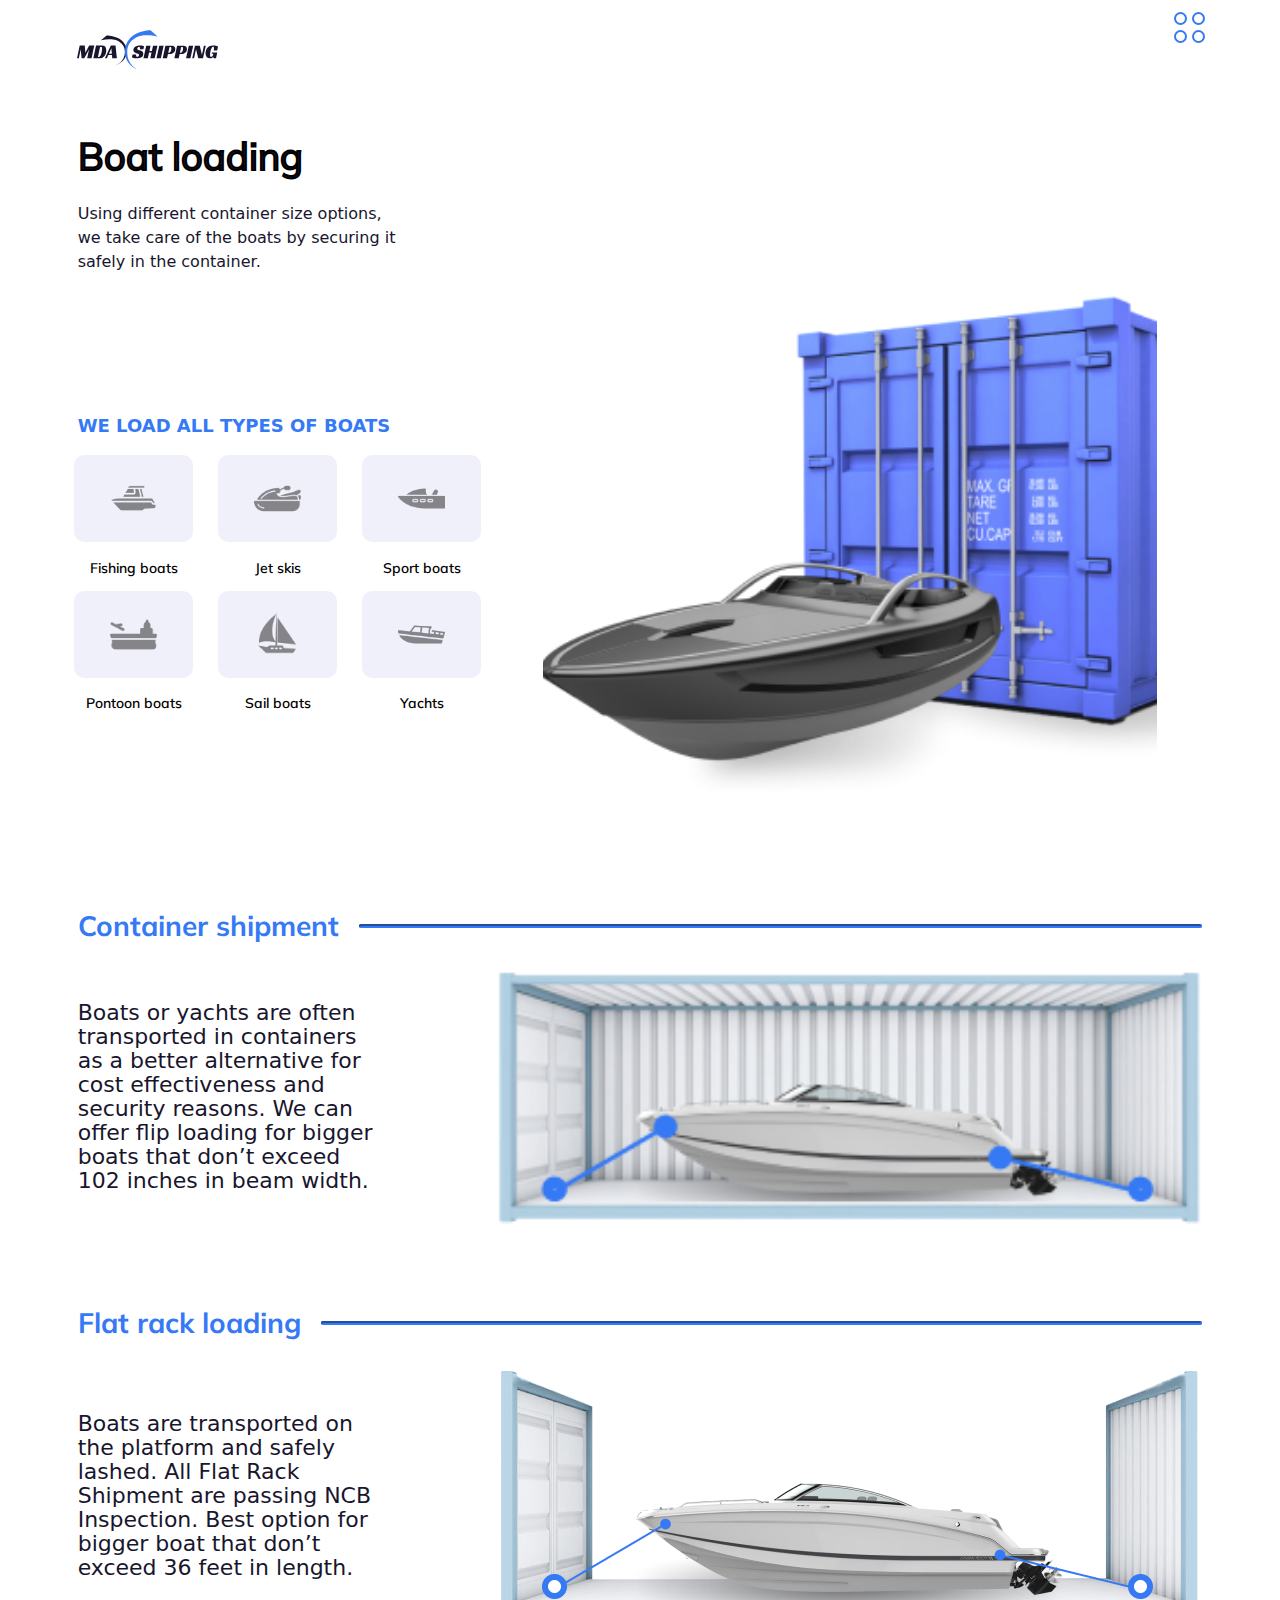
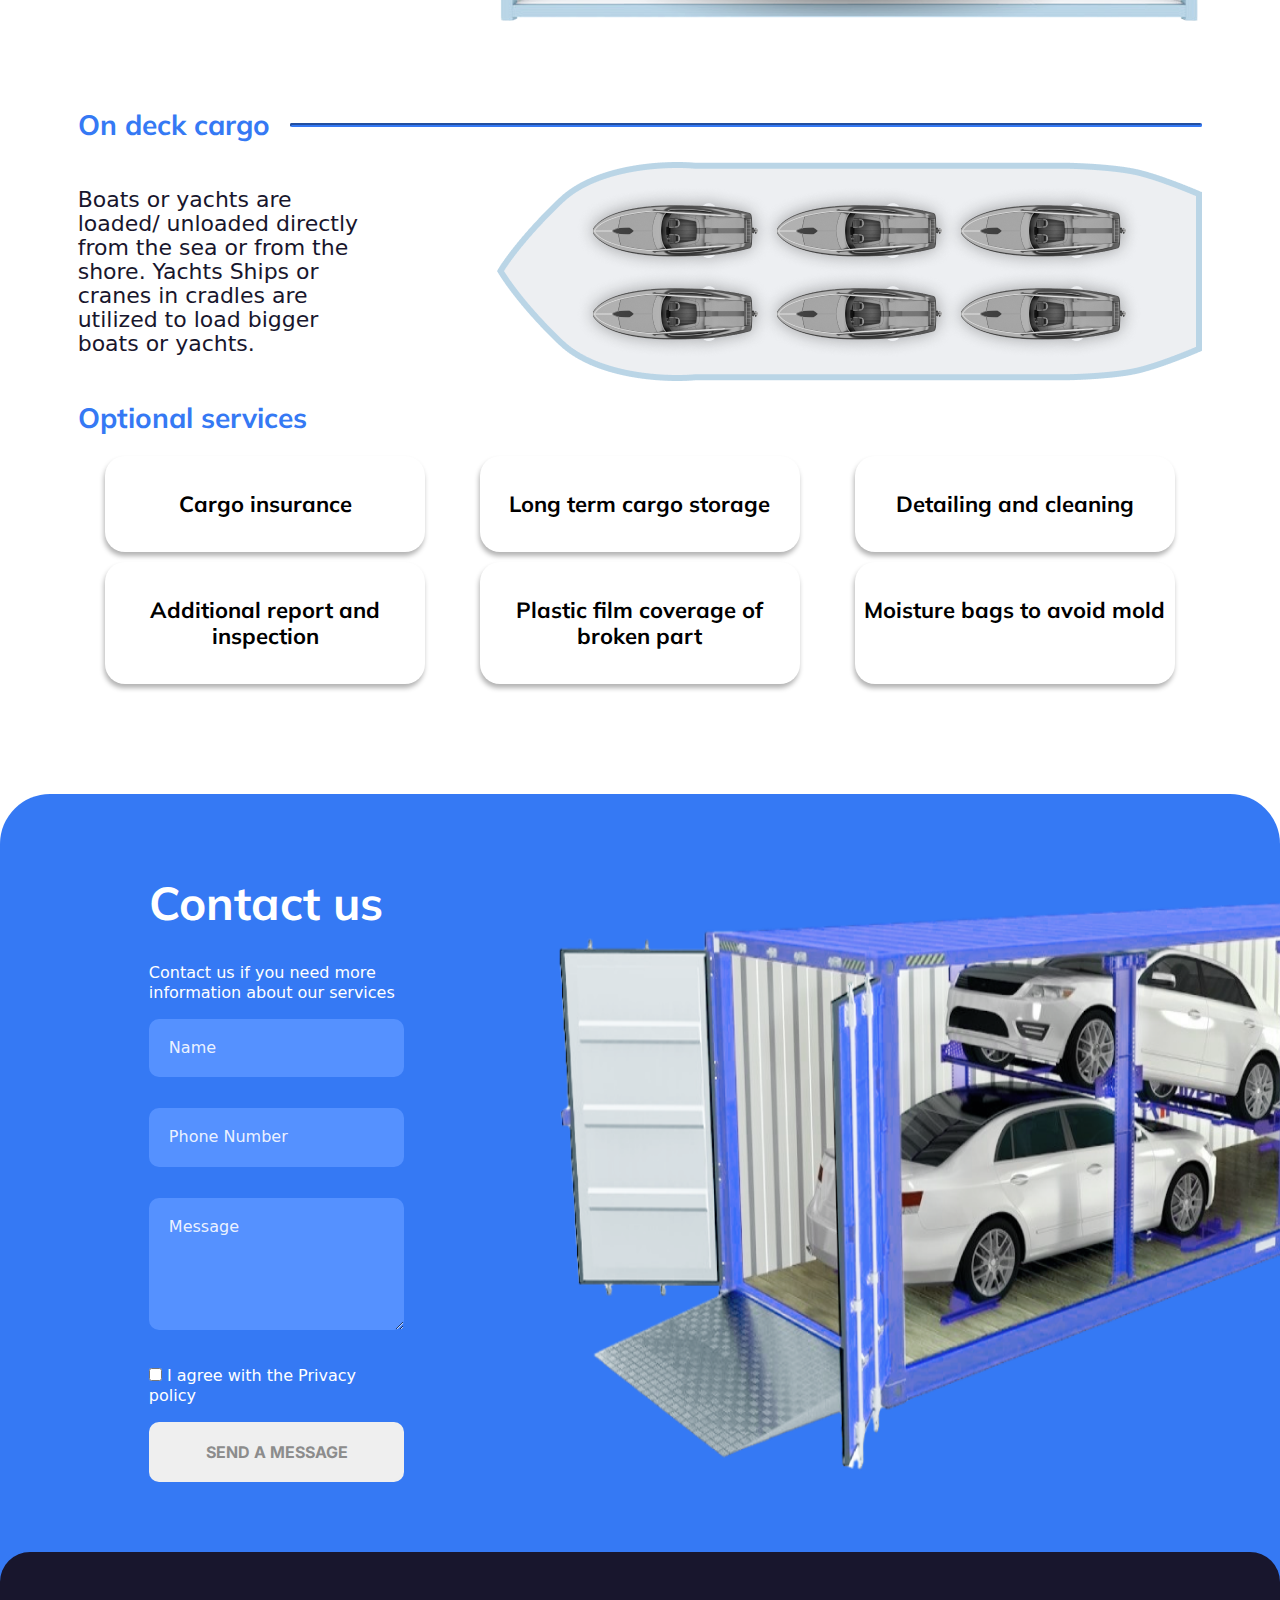
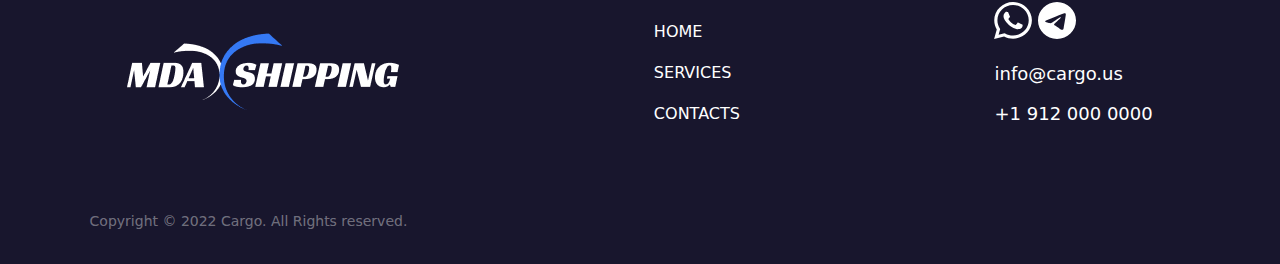
<file: index.html>
<!DOCTYPE html>
<html lang="en">
<head class="test">
    <meta charset="UTF-8">
    <meta http-equiv="X-UA-Compatible" content="IE=edge">
    <meta name="viewport" content="width=device-width, initial-scale=1.0">
    <link rel="stylesheet" href="modern-normalize.css">
    <link rel="stylesheet" href="style.css">
    <title>Boat loading</title>
</head>
<body>
    <header>
        <a href="" ><img class="main_site_logo" src="svg/main_name.svg" alt="Main Site" ></a>
        <nav class="options_menu">
            <ul>
                <li><a href="">HOME</a></li>
                <li><a href="">SERVICES</a></li>
                <li><a href="">CONTACTS</a></li>
            </ul>
            <div>
                <a href=""><img src="svg/whatsapp_icon_blue.svg" alt=""></a>
                <a href=""><img src="svg/telegram_icon_blue.svg" alt=""></a>
            </div>
        </nav>
        <button class="menu_button"><img src="svg/icon_menu.svg" alt="Menu" width="31" height="31" ></button>
        
    </header>
    <main>
        <h1>Landing page of MDA SHIPPING</h1>
        <section>
            <h2 class="first_article">Boat loading</h2>
            <p class="description_main">Using different container size options, we take care of the boats by securing it safely in the container.</p>
        </section>

        <section class="flex_main_article">
            <div>
                <h3>WE LOAD ALL TYPES OF BOATS</h3>
                
                <ul class="cards_container">
                    <li class="card_item">
                        <img src="svg/cards/Fishing_boats.png" alt="fishing_boat" >
                        <p >Fishing boats</p>
                    </li>
                    <li class="card_item">
                        <img src="svg/cards/Jet_skis.png" alt="jet_ski">
                        <p >Jet skis</p>
                    </li>
                    <li class="card_item">
                        <img src="svg/cards/Sport_boats.png" alt="sport_boat">
                        <p >Sport boats</p>
                    </li>
                    <li class="card_item">
                        <img src="svg/cards/Pontoon_boats.png" alt="pontoon_boat" width="51" height="51">
                        <p >Pontoon boats</p>
                    </li>
                    <li class="card_item">
                        <img src="svg/cards/Sail_boats.png" alt="sail_boat" width="51" height="51">
                        <p >Sail boats</p>
                    </li>
                    <li class="card_item">
                        <img src="svg/cards/Yachts.png" alt="yacht" width="51" height="51">
                        <p >Yachts</p>
                    </li>
                </ul>
            </div>
            <div class="img_main_photo">
                <img src="png/main_img.png" alt="main_img" width="743" height="558">
            </div>
            
        </section>
        <section>
            <div class="flex_article" id="">
                    <h2>Container shipment</h2>
                    <hr>
            </div>
            <div class="flex_article_content">
                <p class="description_second">Boats or yachts are often transported in containers as a better alternative for cost effectiveness and security reasons. We can offer flip loading for bigger boats that don’t exceed 102 inches in beam width.</p>
                <img class="img_second_article" src="png/container_with_boat.png" alt="container_with_boat">
            </div>
        </section>
        <section>
            <div class="flex_article">
                <h2 class="second_article">Flat rack loading</h2>
                <hr>
            </div>
            <div class="flex_article_content">
                <p class="description_second">Boats are transported on the platform and safely lashed. All Flat Rack Shipment are passing NCB Inspection. Best option for bigger boat that don’t exceed 36 feet in length.</p>
                <img class="img_second_article"  src="png/container_with_boat_no_bckg.png" alt="on_deck_cargo_no_bckg">
            </div>
        </section>
        <section>
            <div class="flex_article">
                <h2 class="second_article">On deck cargo</h2>
                <hr>
            </div>
            <div class="flex_article_content">
                <p class="description_second">Boats or yachts are loaded/ unloaded directly from the sea or from the shore. Yachts Ships or cranes in cradles are utilized to load bigger boats or yachts.</p>
                <img class="img_second_article"  src="png/on_deck_cargo.png" alt="on_deck_cargo">
            </div>
        </section>
        <section>
            <h2 class="services_article">Optional services</h2>
            <ul>
                <li>Cargo insurance</li>
                <li>Long term cargo storage</li>
                <li>Detailing and cleaning</li>
                <li>Additional report and inspection</li>
                <li>Plastic film coverage of broken part</li>
                <li>Moisture bags to avoid mold</li>
            </ul>
        </section>
        <section class="contacts_section">
            <div>
                <form> 
                    <h2>Contact us</h2>
                    <p>Contact us if you need more information about our services</p>
                    <p><input type="text" placeholder="Name">
                    <p><input type="text" placeholder="Phone Number">
                    <p><textarea cols="25" rows="5" placeholder="Message"></textarea>
                    
                    <p>
                        <input type="checkbox">
                        I agree with the <a href=""> Privacy policy</a>
                    </p>
                    <button>SEND A MESSAGE</button>
                </form>
                <img src="png/cargo-w-car.png" alt="cargo">
            </div>
        </section>
    </main>
    <footer>
        <div>
            <img class="main_site_logo" src="png/main_name_white.png" alt="">
            <div>
                <p><a href="">HOME</a></p>
                <p><a href="">SERVICES</a></p>
                <p><a href="">CONTACTS</a></p>
            </div>
            <div>
                <a href=""><img src="svg/whatsapp_icon.svg" alt=""></a>
                <a href=""><img src="svg/telegram_icon.svg" alt=""></a>
                <p>info@cargo.us</p>
                <p>+1 912 000 0000</p>
            </div>
        </div>
        
        <p class="copyright_text"> Copyright © 2022 Cargo. All Rights reserved.</p>
    </footer>
</body>
</html>
</file>
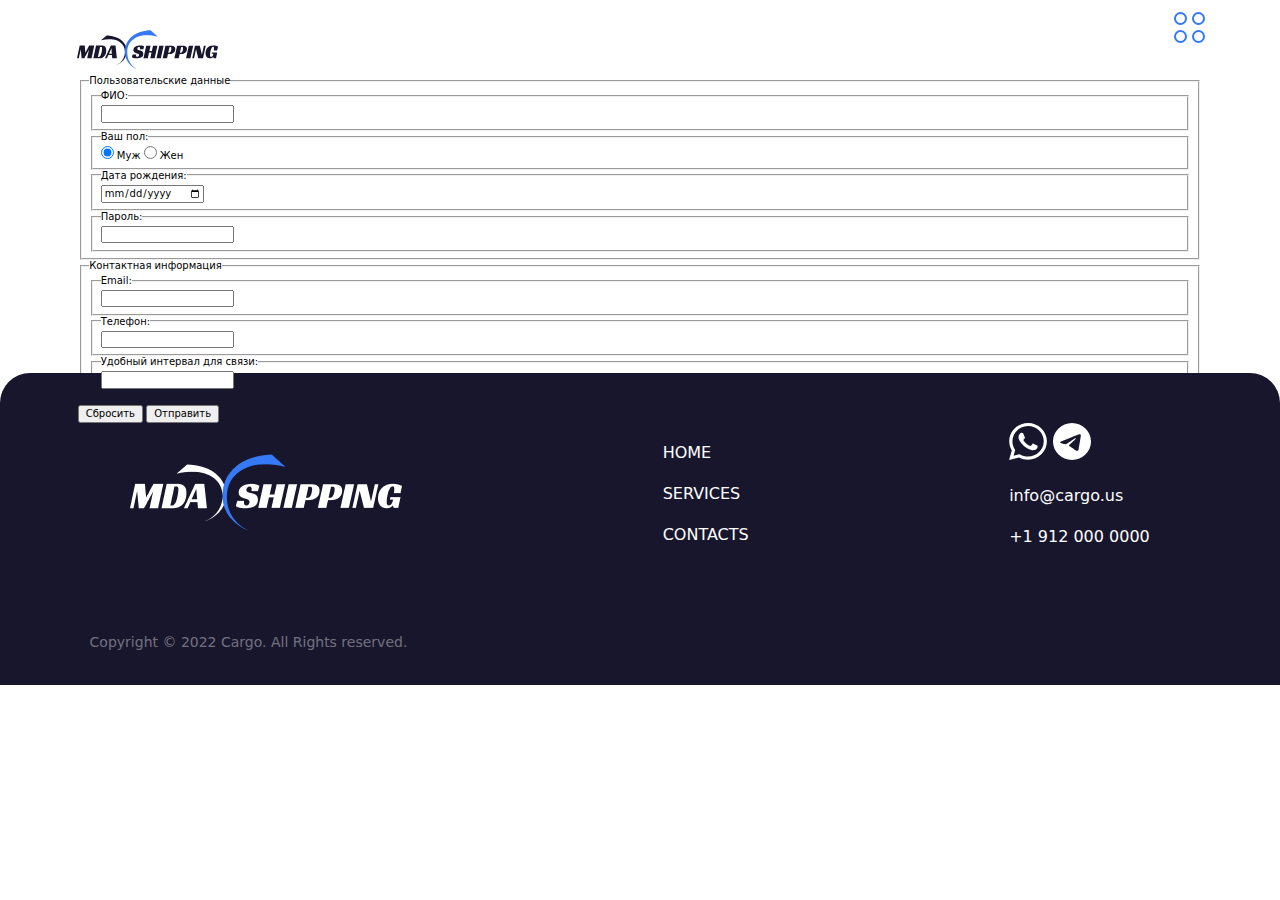
<file: form.html>
<!DOCTYPE html>
<html lang="en">
<head>
    <meta charset="UTF-8">
    <meta http-equiv="X-UA-Compatible" content="IE=edge">
    <meta name="viewport" content="width=device-width, initial-scale=1.0">
    <link rel="stylesheet" href="modern-normalize.css">
    <link rel="stylesheet" href="style.css">
    <title>Boat loading</title>
</head>
<body>
    <header>
        <div>
            <a href="" ><img class="main_site_logo" src="svg/main_name.svg" alt="Main Site" ></a>
            <nav class="options_menu">
                <ul>
                    <li><a href="">HOME</a></li>
                    <li><a href="">SERVICES</a></li>
                    <li><a href="">CONTACTS</a></li>
                </ul>
            </nav>
        </div>
        <div class="options_menu">
            <a href=""><img src="svg/whatsapp_icon_blue.svg" alt=""></a>
            <a href=""><img src="svg/telegram_icon_blue.svg" alt=""></a>
        </div>
        <button class="menu_button"><img src="svg/icon_menu.svg" alt="Menu" width="31" height="31" ></button>
        
    </header>
    <main>
        <div class="sign_up_form">
            <form method="POST" data-netlify="true">
                <input type="hidden" name="form-name" value="contact" />
                <div>
                    <fieldset class="secret">
                        <legend>Пользовательские данные</legend>
                        <fieldset class="aplication">
                            <legend>ФИО:</legend>
                            <label>
                                <input type="text" required="" name="fio" placeholder="ФИО" />
                            </label>
                        </fieldset>
                        <fieldset class="aplication">
                            <legend>Ваш пол:</legend>
                            <label>
                                <input type="radio" name="gender" value="Male" checked />
                                Муж</label>
                            <label>
                                <input type="radio" name="gender" value="Female" required />
                                Жен</label>
                        </fieldset>
                        <fieldset class="aplication">
                            <legend>Дата рождения:</legend>
                            <label>
                                <input type="date" required="" name="date" />
                            </label>
                        </fieldset>
                        <fieldset class="aplication">
                            <legend>Пароль:</legend>
                            <label>
                                <input type="password" id="userPassword" name="password"
                                    placeholder="Введите не менее 8 символов" required minlength="8" />
                            </label>
                        </fieldset>
                    </fieldset>
                    <fieldset class="public">
                        <legend>Контактная информация</legend>
                        <fieldset class="aplication">
                            <legend>Email:</legend>
                            <label>
                                <input class="pole" type="email" required="" name="email"
                                    placeholder="email@youradress.com" /></label>
                        </fieldset>
                        <fieldset class="aplication">
                            <legend>Телефон:</legend>
                            <input class="pole" type="tel" name="phone" placeholder="+7(xxx) xxx xx xx" />
                        </fieldset>
                        <fieldset class="aplication">
                            <legend>Удобный интервал для связи:</legend>
                            <input class="pole" type="text" name="graphic" placeholder="утро, день, вечер" />
                        </fieldset>
                    </fieldset>
                </div>
                <div>
                    <button type="reset">Сбросить</button>
                    <button type="submit">Отправить</button>
                </div>
            </form>
        </div>
    </main>
    <footer>
        <div>
            <img class="main_site_logo" src="png/main_name_white.png" alt="">
            <div>
                <p><a href="">HOME</a></p>
                <p><a href="">SERVICES</a></p>
                <p><a href="">CONTACTS</a></p>
            </div>
            <div>
                <a href=""><img src="svg/whatsapp_icon.svg" alt=""></a>
                <a href=""><img src="svg/telegram_icon.svg" alt=""></a>
                <p><a href="mailto:info@cargo.us">info@cargo.us</a></p>
                <a href="tel:+19120000000">+1 912 000 0000</a>
            </div>
        </div>
        <p class="copyright_text"> Copyright © 2022 Cargo. All Rights reserved.</p>
    </footer>
</body>
</html>
</file>
<file: style.css>
@import url('https://fonts.googleapis.com/css2?family=Inter:wght@400;500;600;700&family=Mulish:wght@600;700;800&display=swap');

:root {
    font-size: 62.5%;
    --description-text-color: rgba(24, 22, 45, 1);
    --article-color: rgba(53, 121, 244, 1);
    --first-text-color: #18162D;
    --bright-blue: rgba(85, 145, 255, 1);
    --card-background: #F0F0FA;
    --footer-text-copyright: rgba(255, 255, 255, 0.4);
    --button-send-color: #8C8C8C;
    font-family: 'Inter' ,sans-serif;
}

body{
    position: relative
}

html, body {
    overflow-x: hidden;
}

html{
    box-sizing: border-box;
}
*, *:before, *:after {
    box-sizing: inherit;
}

a{
    text-decoration: none;
    color: white;
    font-size: 1.6rem;
}

h1{
    visibility: hidden;
}

h2{
    font-family: 'Mulish';
    color: var(--article-color);
    width: max-content;
    margin-right: 2rem;
    font-weight: 700;
    font-size: 2.8rem;
    line-height: 2.8rem;
    justify-self: start;
}

h3{
    color: var(--article-color);
    font-weight: 600;
    font-size: 1.8rem;
    line-height: 2.2rem;
    text-transform: uppercase;
}

header{
    padding-top: 3rem;
    display: flex;
    gap: 2em;
    justify-content: space-between;
    align-items: center;
}

header, main{
    padding-left: 0.1rem;
    padding-right: 0.1rem;
}

section, header, form{
    padding-left: 6%;
    padding-right: 6%;
}



ul{
    margin-left: -4rem;
    position: relative;
    display: flex;
    align-content: stretch;
    flex-wrap: wrap;
    justify-content: center;
}


li {
    list-style: none;

    box-shadow: -1px 4px 5px rgba(0, 0, 0, 0.3);
    border-radius: 20px;

    padding-bottom: 3.5rem;
    padding-top: 3.5rem;

    font-family: 'Mulish';
    font-weight: 700;
    font-size: 2.2rem;
    line-height: 2.6rem;
    text-align: center;
    width: 32rem;
    margin-left: auto;
    margin-right: auto;
    margin-bottom: 1rem;
}

.main_site_logo{
    max-width: 25.6rem;
    width: 55%;
}
@media all and (min-width: 600px) {
    .main_site_logo {
        max-width: 31.9rem;
    }
}

.first_article{
    color: var(--first-text-color);
    font-family: 'Mulish';
    font-style: normal;
    font-weight: 400;
    font-size: 3.8rem;
    line-height: 2.7rem;
    -webkit-text-stroke: 0.2rem rgb(0, 0, 0);
}

.flex_main_article{
    display: flex;
    justify-content: space-between;
    flex-wrap: wrap-reverse;
    align-items: end;
}
@media all and (min-width: 600px) {
    .flex_main_article {
        align-items: center;
    }
}


.img_main_photo{
    width: 37.5rem;
    height: auto;
    min-width: 55.9rem;
    max-width: 65.9rem;
    background-position: center;
    background-repeat: no-repeat;
    overflow: hidden;

}
.img_main_photo img{
    position: relative;
    margin-left: -4.5rem;
    height: 100%;
    min-width: 100%;
    max-width: 100%;
}

@media all and (min-width: 600px) {
    .img_main_photo {
        margin-top: -5rem;
        max-width: 95.9rem;
        min-width: 65.9rem;

        z-index: -1;
    }
}

.cards_container{
    margin: 0 -5rem;
    display: grid;
    grid-template-columns: repeat(3, 11.5rem);
    width: max-content;
}

.card_item{
    all:unset;
    text-align: center;
}
.card_item p {
    font-family: 'Mulish';
    font-weight: 600;
    font-size: 1.4rem;
    line-height: 1.8rem;
}
.card_item img {
    all:unset;

    background: var(--card-background);
    border-radius: 1rem;
    
    width: 4.7rem;
    height: 4.7rem;

    padding: 2rem 2.8rem;
}

@media all and (min-width: 600px) {
    .cards_container{
        margin: 0 0 0 4rem;
        grid-template-columns: repeat(3, 60%);
    }
    .cards_container img{
        padding: 2rem 25%;
    }
}
.main_article{
    font-weight: 600;
    font-size: 1.8rem;
    line-height: 2.2rem;
}


.flex_article{
    padding-top: 5.5rem;
    display: flex;
    flex-wrap: wrap;
    align-items: center;
}

hr{
    border-color: var(--article-color);
    border-width: 0.2rem;
    border-radius: 0.2rem;
    border-inline-color: var(--article-color);
    min-width: 25rem;
    flex-grow: 1;
}
.flex_article_content{
    flex-wrap: wrap;
    display: flex;
    justify-content: space-between;
    flex-wrap: wrap;
    align-items: center;
}
.img_second_article{
    height: auto;
    width: 100%;
    max-width: 70.5rem;
}




.description_main{
    width: 32rem;
    font-size: 1.6rem;
    font-weight: 400;
    line-height: 2.4rem;
    color: var(--description-text-color);
}
.description_second{
    padding-right: 2rem;
    width: 32rem;
    font-size: 2.2rem;
    font-weight: 400;
    line-height: 2.4rem;
    color: var(--description-text-color);
}

.options_menu{
    display: none;
}
.options_menu a {
    color: var(--first-text-color);
}
.options_menu ul{
    all: unset;
}
@media all and (min-width: 600px) {
    .options_menu{
        
    }
    .menu_button{
        display: none;
    }
}
.menu_button {
    margin-top: -4.7rem;
    margin-left: auto;
    margin-right: -1rem;
    display: block;
    background-color: transparent;
    border-color: transparent;
}

.contacts_section h2{
    color: var(--first-text-color);
    font-family: 'Mulish';
    font-weight: 700;
    font-size: 3.4rem;
    line-height: 4.3rem;
    color: #FFFFFF;
}
.contacts_section {
    padding-right: 0;

    background-color: var(--article-color);
    border-radius: 3.5rem 3.5rem 0 0;
    margin-right: -0.1rem;
    margin-left: -0.1rem;
    margin-top: 10rem;
    padding-top: 5rem;
    padding-bottom: 12rem;
}
.contacts_section img {
    width: 100%;
    height: auto;
    max-width: 78.5rem;
}
.contacts_section div {
    display: flex;
    flex-wrap: wrap;
    justify-content: space-between;
    align-content: stretch;


    color: #FFFFFF;
    font-weight: 400;
    font-size: 1.6rem;
    line-height: 2rem;
}
.contacts_section form{
    width: 40rem;
}
.contacts_section button{
    color: var(--button-send-color);
    font-family: 'Inter';
    font-weight: 700;
    font-size: 16px;

    border: medium none;
    width: 100%;
    border-radius: 1rem;
    height: 6rem;
}
.contacts_section input[type="text"] ,textarea{
    width: 100%;
    padding: 2rem;
    margin-bottom: 1.5rem;
    background-color: var(--bright-blue);
    color: rgba(255, 255, 255, 0.9);
    border-style: none;
    border-radius: 1rem;
}
@media all and (min-width: 600px) {
    .contacts_section{
        border-radius: 5rem 5rem 0 0;
    }
    .contacts_section h2{
        font-size: 4.6rem;
    }
}

footer {
    

    background-color: var(--first-text-color);
    border-radius: 3rem 3rem 0 0;
    
    padding-top: 5rem;
    padding-bottom: 2rem;

    margin-top: -5rem;

    text-align: center;
    font-weight: 400;
    font-size: 1.8rem;
    line-height: 2.2rem;
    color: #FFFFFF;
}
footer div:first-child { /* Флекс для первого дива */
    display: flex;
    flex-wrap: nowrap;
    flex-direction: column;
    justify-content: center;
    align-content: stretch;
}
footer div:first-child img:first-child{ /* Бренд компании (картинка)*/
    max-width:  27.2rem;
    align-self: center;
}
.copyright_text{
    color: var(--footer-text-copyright);
    margin-top: 7rem;
    font-weight: 400;
    font-size: 14px;
    line-height: 17px;
    align-self: center;
}

@media all and (min-width: 600px) {
    .copyright_text{
        align-self: center;
        width: fit-content;
        margin-left: 7%;
    }
    footer div:first-child{
        text-align: start;
        flex-direction: row;
        justify-content: space-around;
    }
}

::-webkit-input-placeholder{
    color: rgba(255, 255, 255, 0.9);
}
</file>
